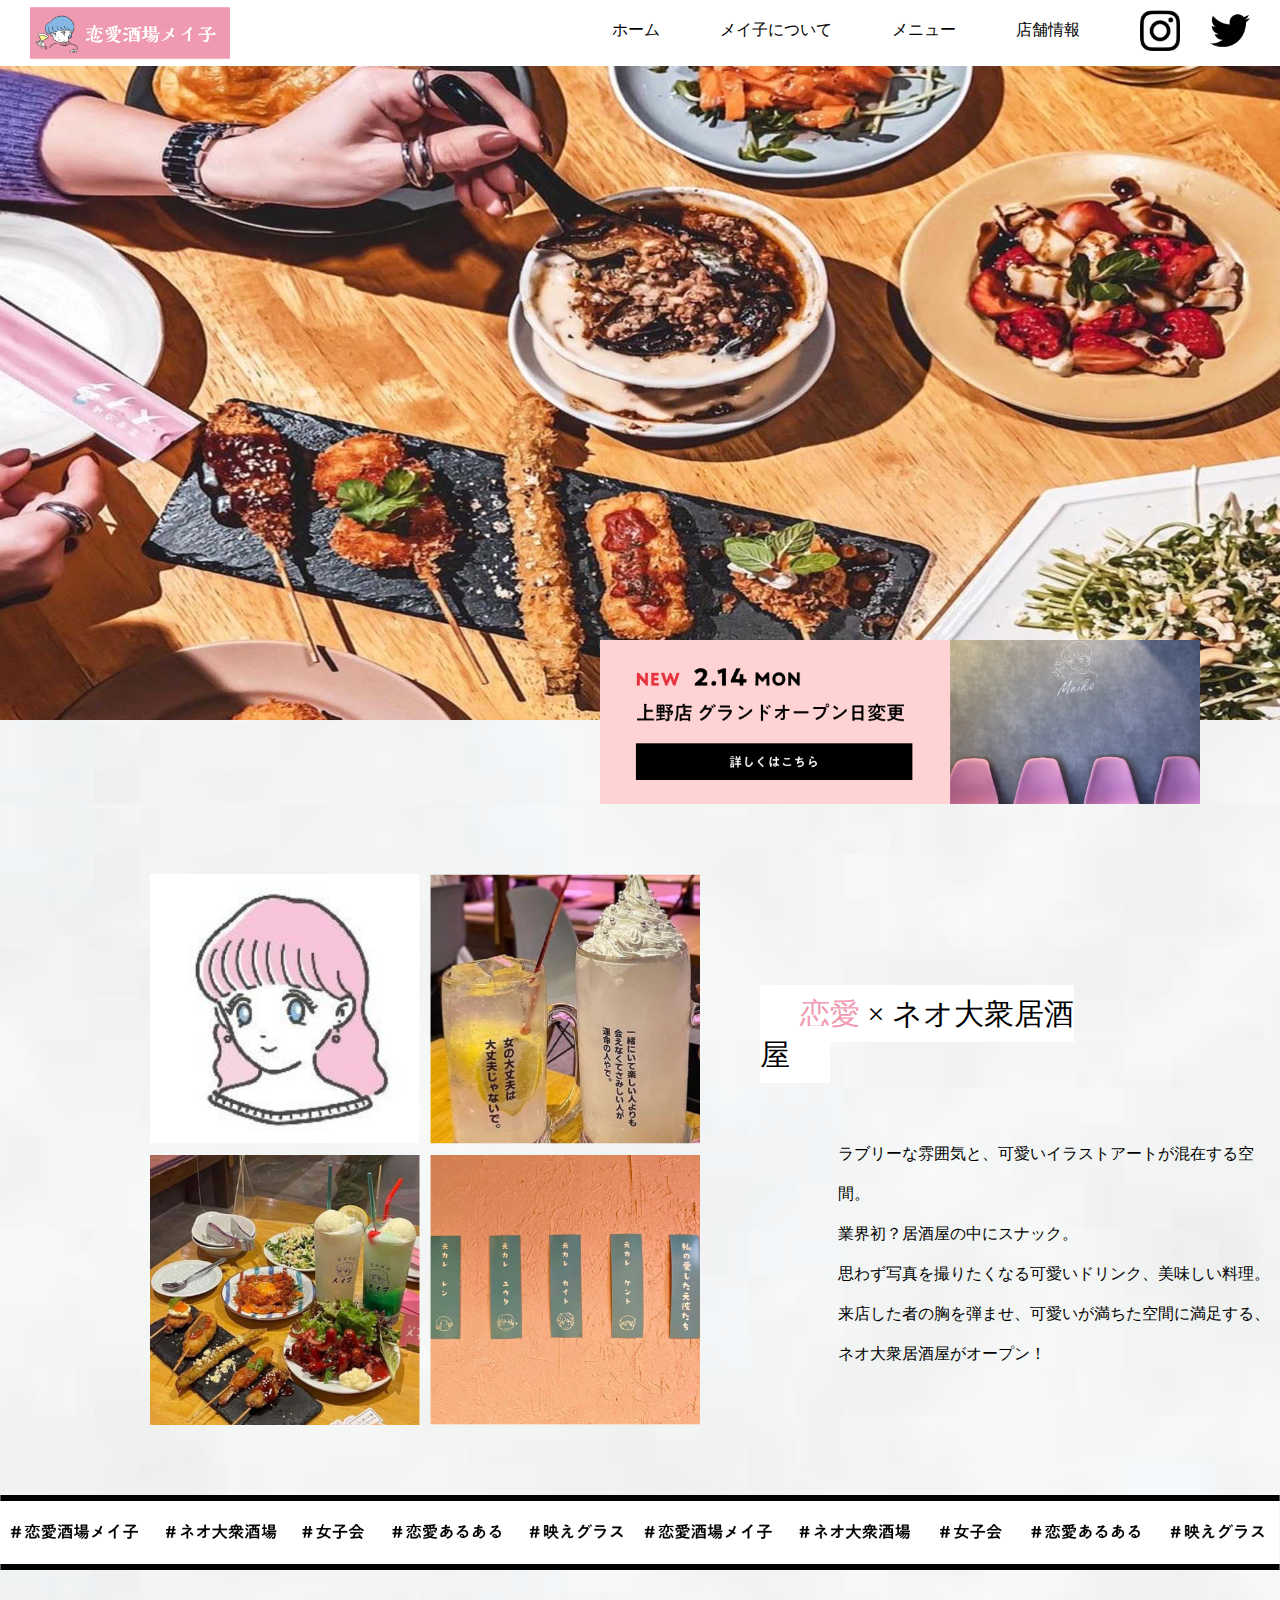
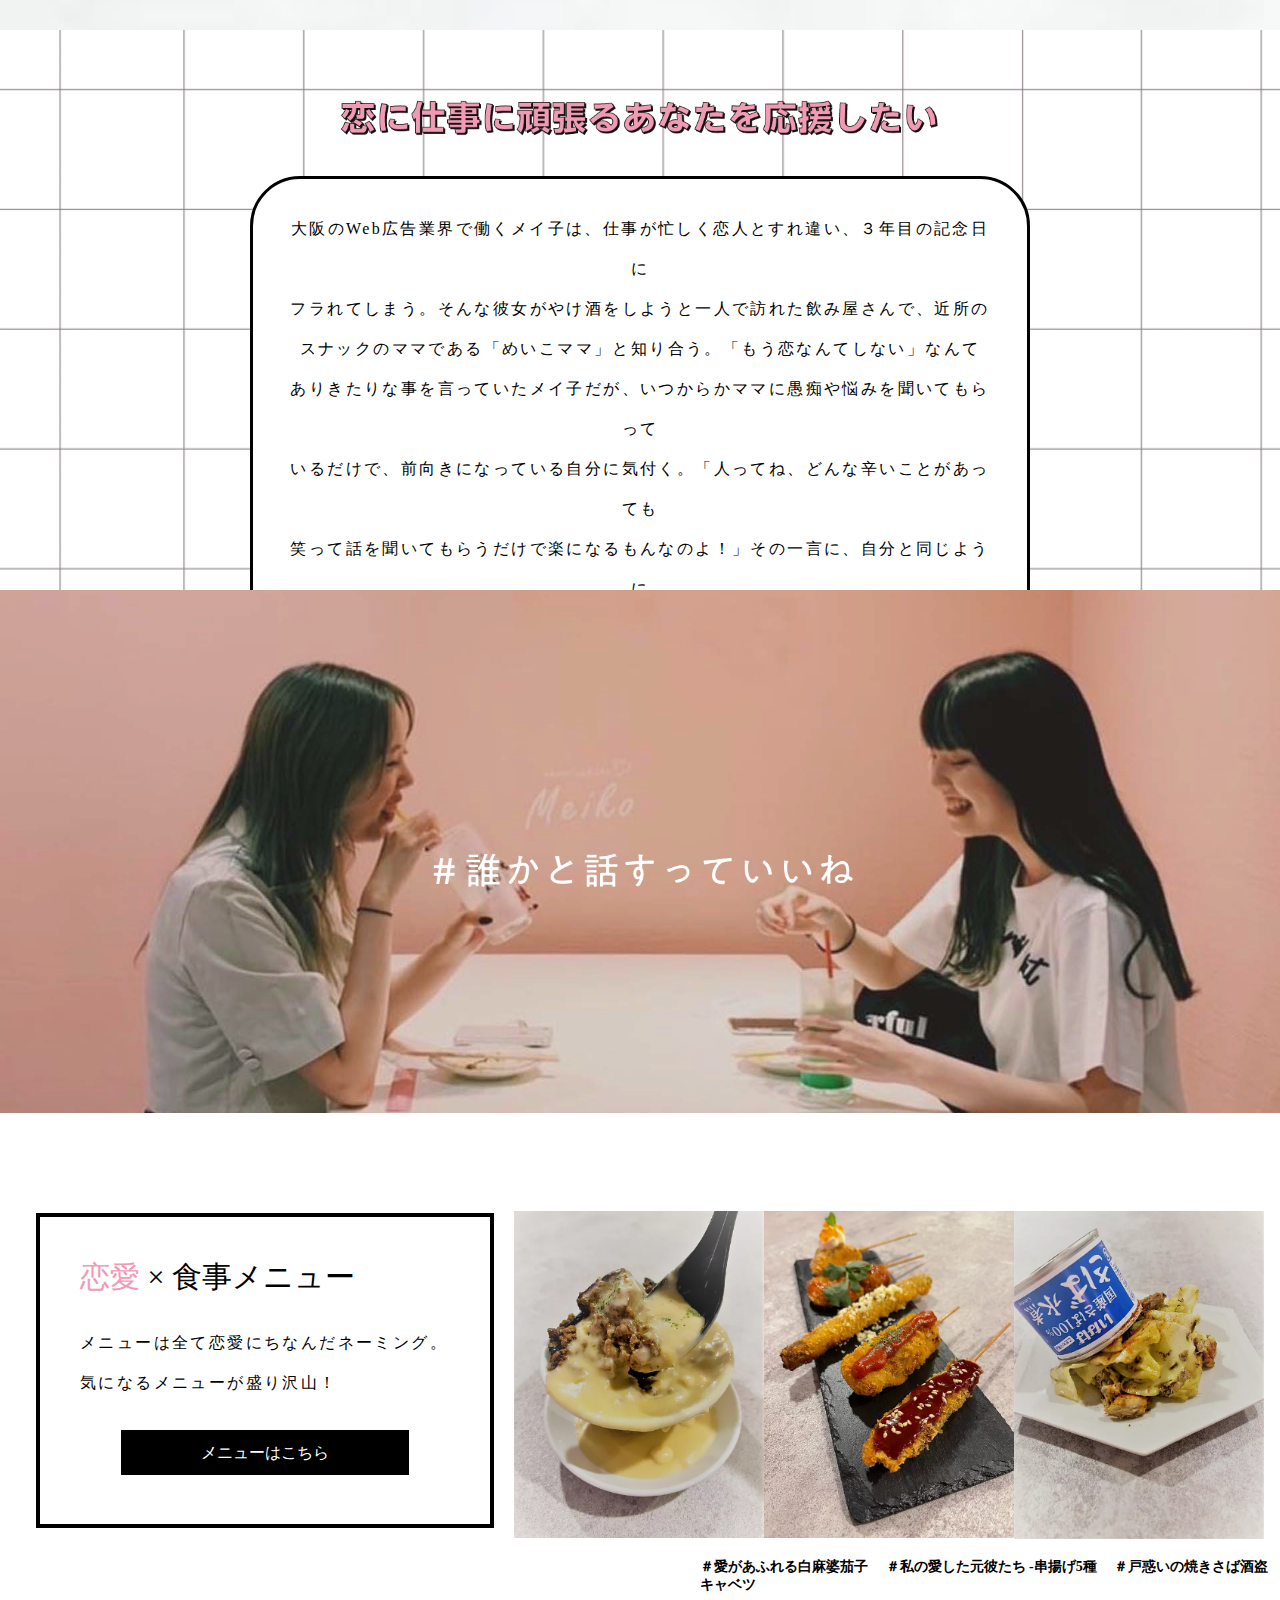
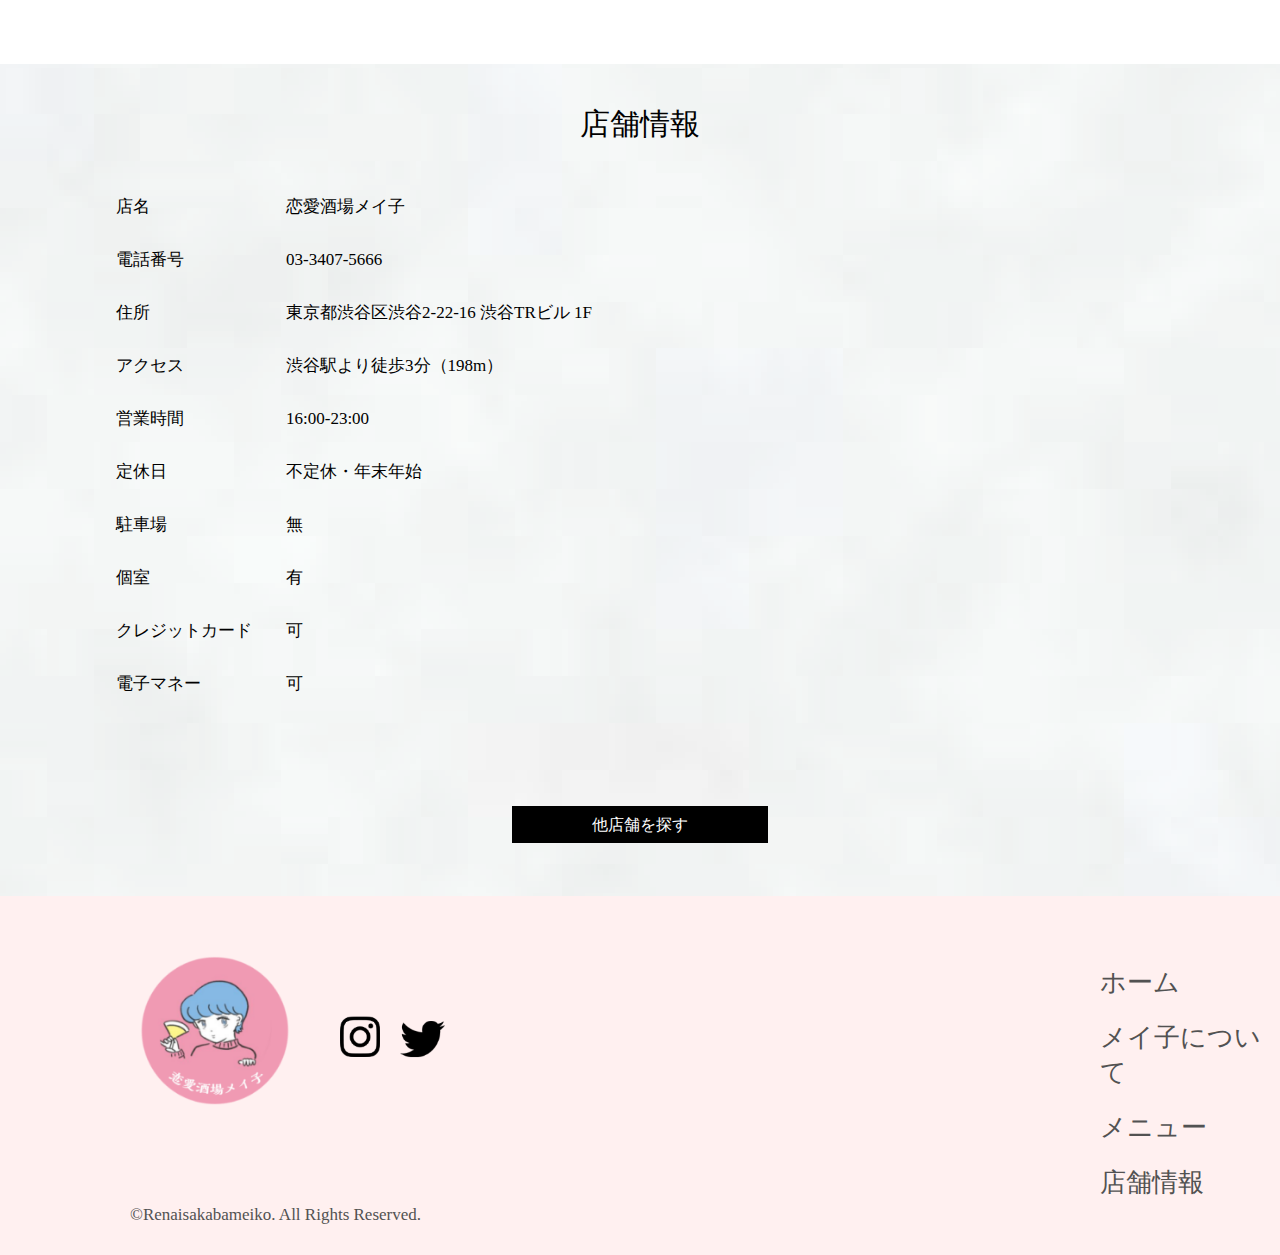
<file: index.html>
<!DOCTYPE html>
<html lang="ja">
<head>
    <meta charset="UTF-8">
    <meta http-equiv="X-UA-Compatible" content="IE=edge">
    <meta name="viewport" content="width=device-width, initial-scale=1.0">
    <link rel="stylesheet" href="style.css">
    <title>meiko</title>
</head>
<body>
    <main>
        <header class="header">
            <a href="#"><h1 class="header_rogo"><img class="rogo" src="images/meikorogo.png" width="667" height="172" alt=""></h1></a>
            <ul class="header_menu">
                <a href="#"><li class="header_list">ホーム</li></a>
                <a href="#abc"><li class="header_list">メイ子について</li></a>
                <a href="#def"><li class="header_list">メニュー</li></a>
                <a href="#ghi"><li class="header_list">店舗情報</li></a> 
                <li class="header_sns"><img src="images/insta.png" width="59" height="60" alt=""></li> 
                <li class="header_sns"><img src="images/twitter.png" width="66" height="67" alt=""></li>
            </ul> 
        </header>
        <h1 class="top_image"><img src="images/top.png" width="1920" height="1080" alt=""></h1>
        <section class="news">
            <img src="images/newsbox.png" width="872" height="238" alt="">
        </section>
        <section class="concept">
            <img id="abc" class="group" src="images/concept.png" width="847" height="849" alt="">
            <h2 class="title"><span class="box"><span class="pin">恋愛</span> × ネオ大衆居酒屋</span></h2>
            <p class="conceptp">ラブリーな雰囲気と、可愛いイラストアートが混在する空間。<br>業界初？居酒屋の中にスナック。
                <br>思わず写真を撮りたくなる可愛いドリンク、美味しい料理。<br>来店した者の胸を弾ませ、可愛いが満ちた空間に満足する、
                <br>ネオ大衆居酒屋がオープン！</p>
        </section>
        <div class="tagu">
        <img class="tagu_image" src="images/tag.png" width="1921" height="112" alt="">
        </div>
        <section class="story">
            <img class="story_image" src="images/story.png" width="880" height="54" alt="">
            <div class="box2">
                <p class="storyp">
                    <span class="about">大阪のWeb広告業界で働くメイ子は、仕事が忙しく恋人とすれ違い、３年目の記念日に<br>フラれてしまう。そんな彼女がやけ酒をしようと一人で訪れた飲み屋さんで、近所の<br>
                スナックのママである「めいこママ」と知り合う。「もう恋なんてしない」なんて<br>ありきたりな事を言っていたメイ子だが、いつからかママに愚痴や悩みを聞いてもらって<br>
                いるだけで、前向きになっている自分に気付く。「人ってね、どんな辛いことがあっても<br>笑って話を聞いてもらうだけで楽になるもんなのよ！」その一言に、自分と同じように<br>
                恋愛に前向きになってもらいたいと思い、「恋バナ」が出来る「恋愛酒場」を作ろうとする。</span>
                </p>
            </div>
        </section>
        <div class="hashtag">
            <img class="hashtag_image" src="images/group7.png" alt="">
        </div>
        <section class="menu">
            <div class="menutag">
        <div class="box3">
            <h2 id="def" class="menutitle"><span class="pink2">恋愛</span> × 食事メニュー</h2>
            <p class="menuabout">メニューは全て恋愛にちなんだネーミング。<br>気になるメニューが盛り沢山！</p>
            <div class="button">
               <a href="index01.html"><p class="next"><span class="tag02">メニューはこちら</span></p></a>
            </div>
        </div>
            <ul class="menuul">
                <li class="menuli"><img src="images/menu01.png" width="331" height="433" alt=""></li>
                <li class="menuli"><img src="images/menu02.png" width="331" height="433" alt=""></li>
                <li class="menuli"><img src="images/menu03.png" width="331" height="433" alt=""></li>
            </ul>
            </div>
            <p id="ghi" class="menu_hashtag">
                ＃愛があふれる白麻婆茄子  　＃私の愛した元彼たち -串揚げ5種  　＃戸惑いの焼きさば酒盗キャベツ 
            </p>
        <section class="shopinfo">
            <h3 class="shop">店舗情報</h3>
            <div class="gogle">
            <div class="shopabaut">
                <p class="shopp">店名　　　　　　　　恋愛酒場メイ子</p>
                <p class="shopp">電話番号　　　　　　03-3407-5666</p>
                <p class="shopp">住所　　　　　　　　東京都渋谷区渋谷2-22-16 渋谷TRビル 1F</p>
                <p class="shopp">アクセス　　　　　　渋谷駅より徒歩3分（198m）</p>
                <p class="shopp">営業時間　　　　　　16:00-23:00</p>
                <p class="shopp">定休日　　　　　　　不定休・年末年始</p>
                <p class="shopp">駐車場　　　　　　　無</p>
                <p class="shopp">個室　　　　　　　　有</p>
                <p class="shopp">クレジットカード　　可</p>
                <p class="shopp">電子マネー　　　　　可</p>
            </div>
            <iframe class="map" src="https://www.google.com/maps/embed?pb=!1m18!1m12!1m3!1d3241.7478188304217!2d139.70145361519994!3d35.658584338821186!2m3!1f0!2f0!3f0!3m2!1i1024!2i768!4f13.1!3m3!1m2!1s0x60188b13ae16a189%3A0x3d137bd1204578e!2z5oGL5oSb6YWS5aC0IOODoeOCpOWtkCDmuIvosLflupc!5e0!3m2!1sja!2sjp!4v1657167159053!5m2!1sja!2sjp" width="800" height="530" style="border:0;" allowfullscreen="" loading="lazy" referrerpolicy="no-referrer-when-downgrade"></iframe>
        </div>
            <p class="shoptag"><span class="othre">他店舗を探す</span></p>
        </section>
            <footer class="footer">
                <ul class="snslink">
                    <a href="#"><li><img class="footer_image" src="images/rogo.png" width="174" height="173" alt=""></li></a>
                    <li class="insta"><img src="images/insta.png" alt=""></li>
                    <li class="twitter"><img src="images/twitter.png" alt=""></li>
                </ul>
                <ul class="footer_box">
                    <a href="#"><li class="footer_menu">ホーム</li></a>
                    <a href="#abc"><li class="footer_menu">メイ子について</li></a>
                    <a href="#def"><li class="footer_menu">メニュー</li></a>
                    <a href="#ghi"><li class="footer_menu">店舗情報</li></a>
                </ul>
                <p class="footer_copyrighy">©Renaisakabameiko. All Rights Reserved.</p>
            </footer>
    </main>
    
</body>
</html>
</file>
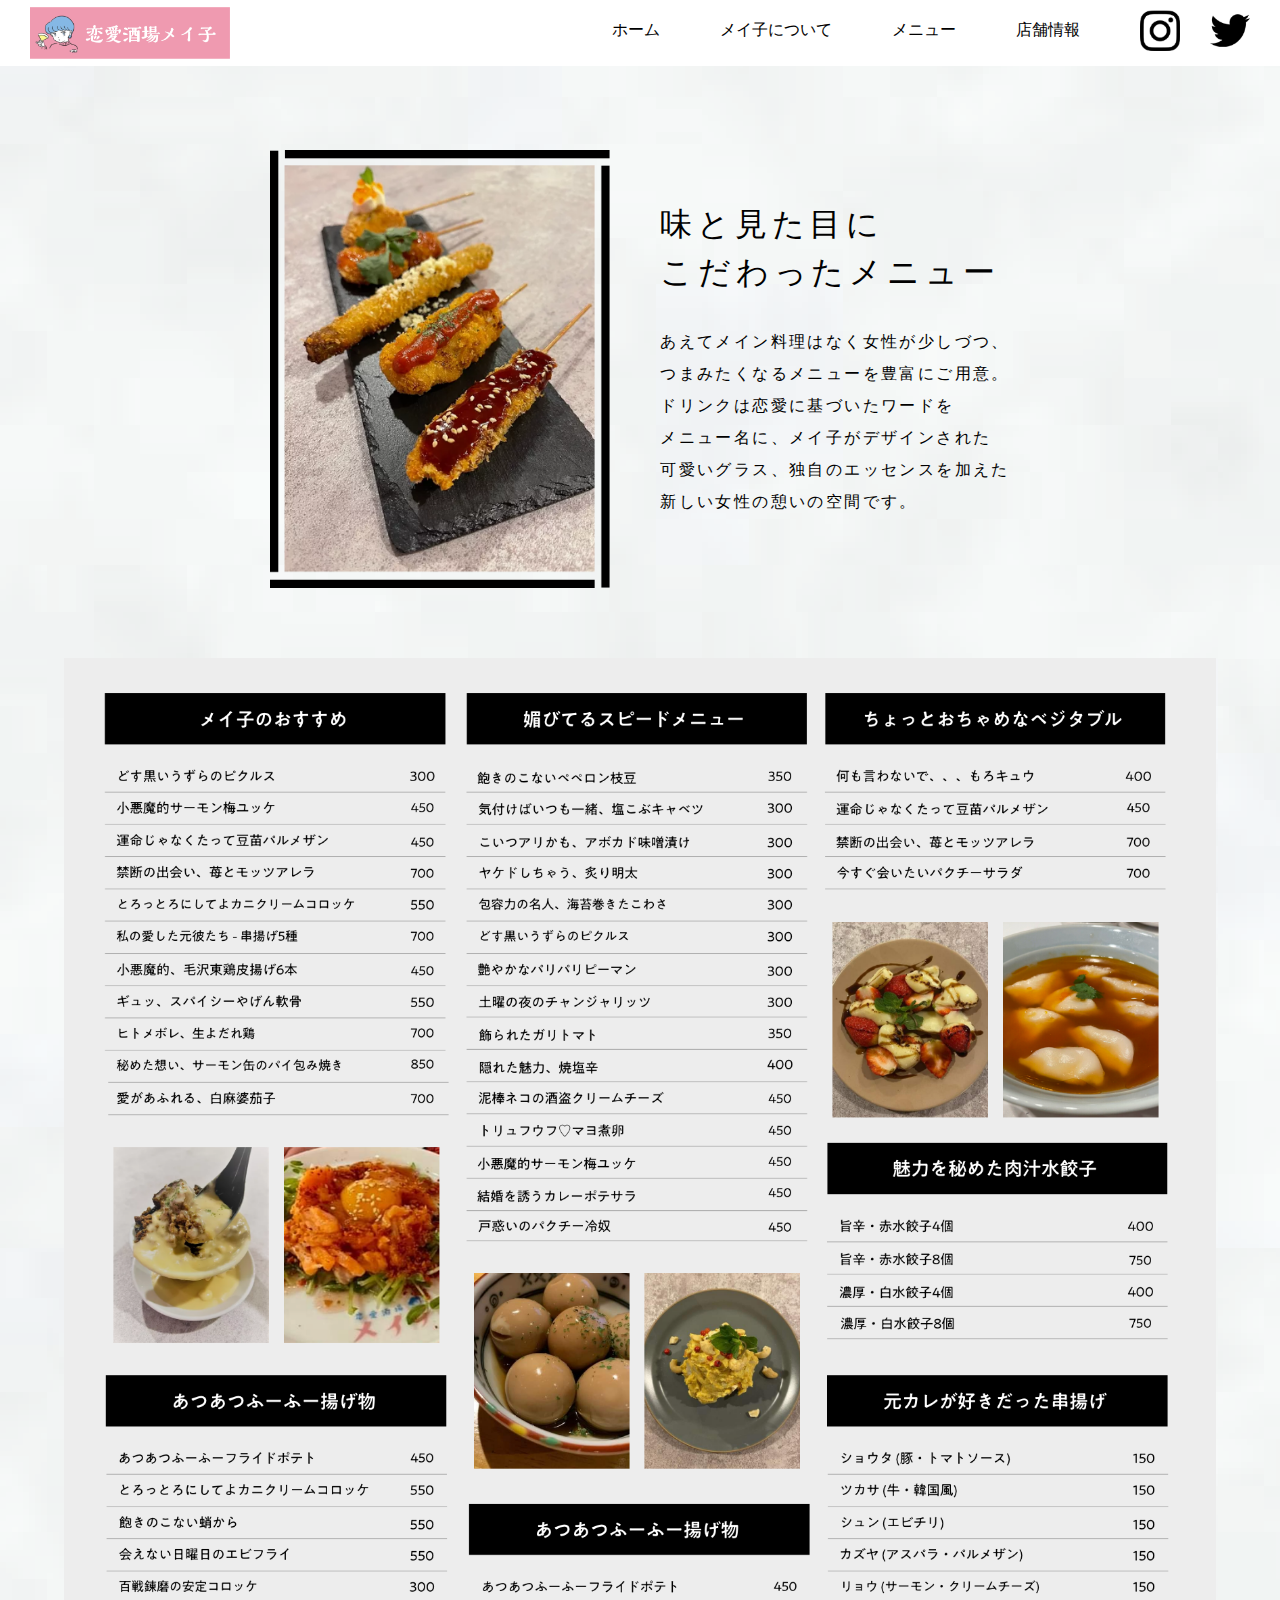
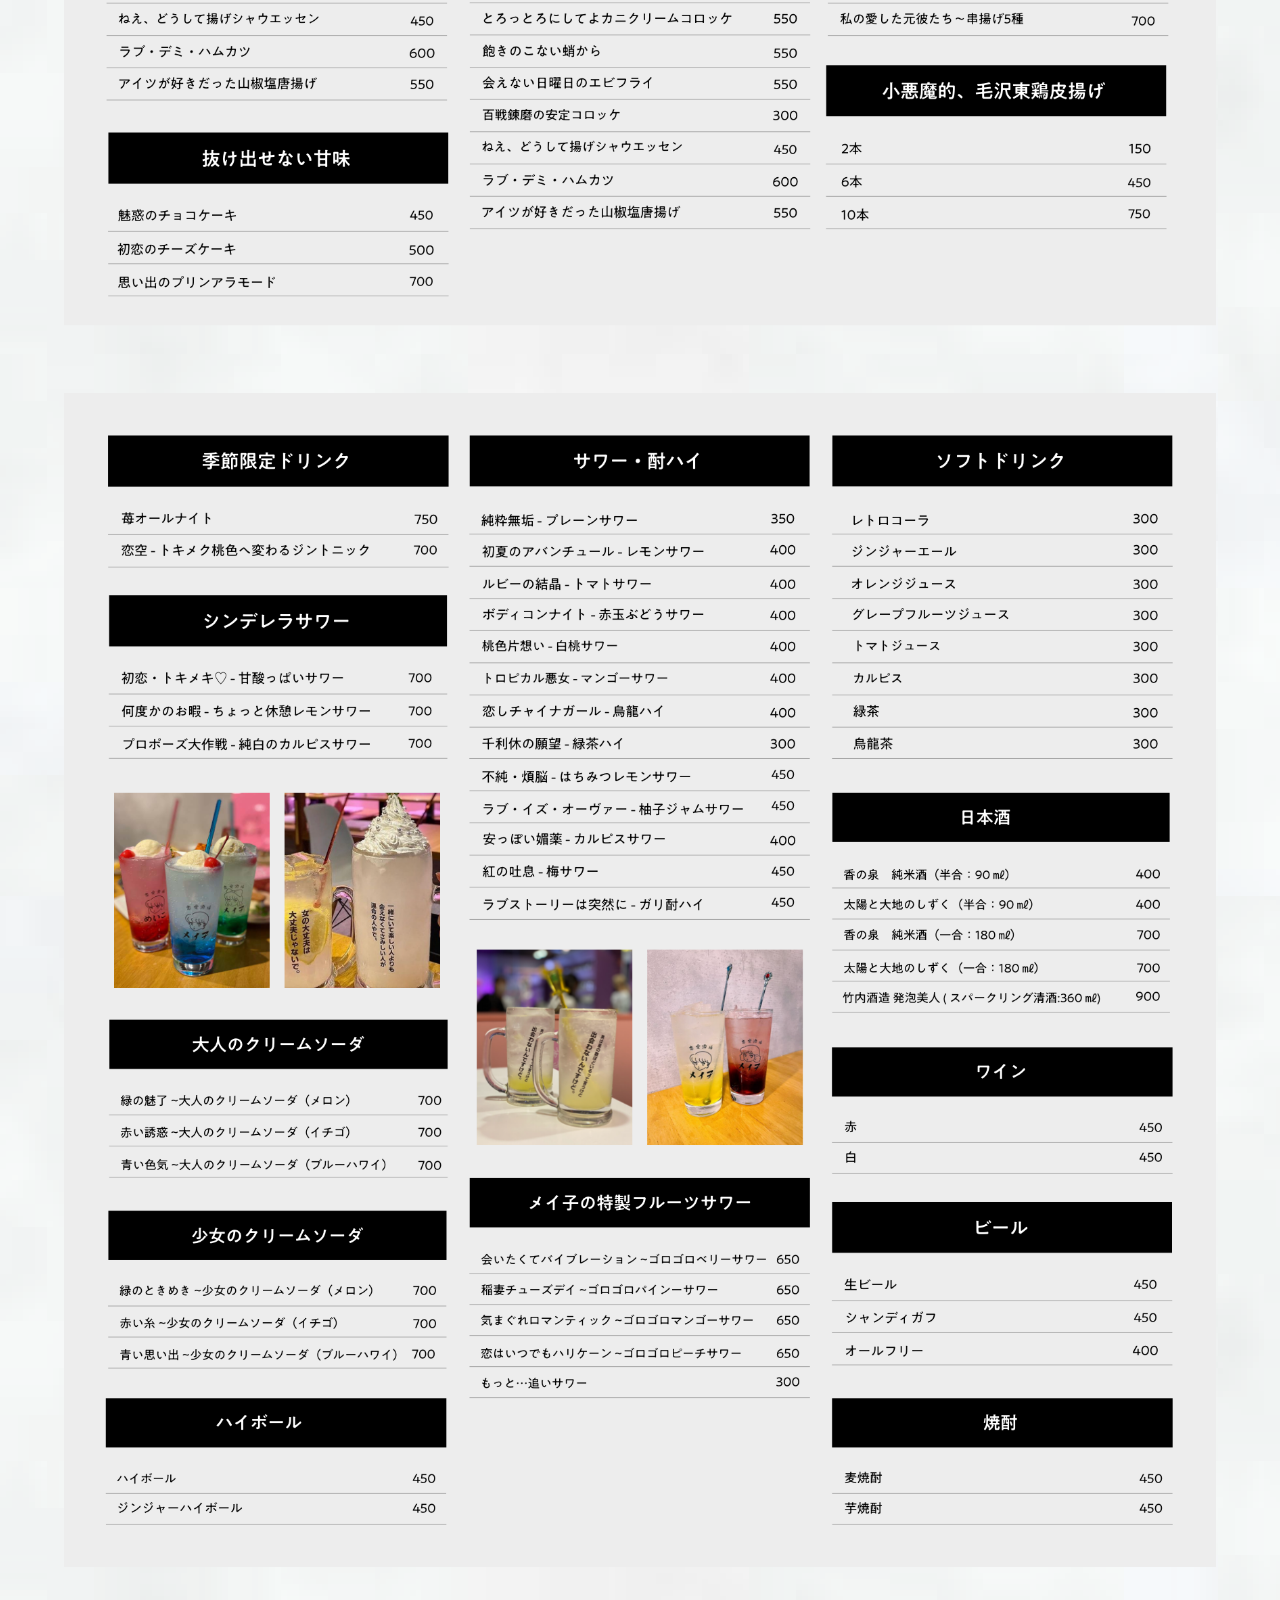
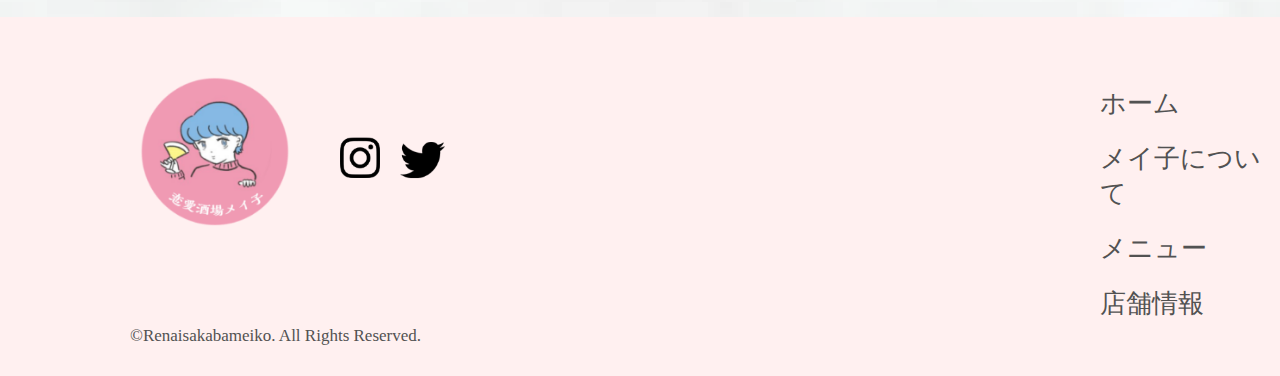
<file: index01.html>
<!DOCTYPE html>
<html lang="ja">
<head>
    <meta charset="UTF-8">
    <meta http-equiv="X-UA-Compatible" content="IE=edge">
    <meta name="viewport" content="width=device-width, initial-scale=1.0">
    <link rel="stylesheet" href="style_01.css">
    <title>meiko</title>
</head>
<body>
    <main>
        <header class="header">
            <a href="#"><h1 class="header_rogo"><img class="rogo" src="images/meikorogo.png" width="667" height="172" alt=""></h1></a>
            <ul class="header_menu">
                <a href="#"><li class="header_list">ホーム</li></a>
                <a href="#abc"><li class="header_list">メイ子について</li></a>
                <a href="#def"><li class="header_list">メニュー</li></a>
                <a href="#ghi"><li class="header_list">店舗情報</li></a> 
                <li class="header_sns"><img src="images/insta.png" width="59" height="60" alt=""></li> 
                <li class="header_sns"><img src="images/twitter.png" width="66" height="67" alt=""></li>
            </ul> 
        </header>
        <section class="concept">
            <div class="conceptmenu">
                <img src="images/kusi.png" width="409" height="527" alt="">
                <div class="title">
            <h2>味と見た目に<br>こだわったメニュー</h2>
            <p>あえてメイン料理はなく女性が少しづつ、<br>つまみたくなるメニューを豊富にご用意。<br>
                ドリンクは恋愛に基づいたワードを<br>メニュー名に、メイ子がデザインされた<br>
                可愛いグラス、独自のエッセンスを加えた<br>新しい女性の憩いの空間です。</p>
            </div>
            </div>
        </section>
        <section class="menulist">
            <img class="menu_01" src="images/menu_01.png" alt="">
            <img class="menu_02" src="images/menu_02.png" alt="">
        </section>
        <footer class="footer">
            <ul class="snslink">
                <a href="index.html"><li><img class="footer_image" src="images/rogo.png" width="174" height="173" alt=""></li></a>
                <li class="insta"><img src="images/insta.png" alt=""></li>
                <li class="twitter"><img src="images/twitter.png" alt=""></li>
            </ul>
            <ul class="footer_box">
                <a href="#"><li class="footer_menu">ホーム</li></a>
                <a href="#abc"><li class="footer_menu">メイ子について</li></a>
                <a href="#def"><li class="footer_menu">メニュー</li></a>
                <a href="#ghi"><li class="footer_menu">店舗情報</li></a>
            </ul>
            <p class="footer_copyrighy">©Renaisakabameiko. All Rights Reserved.</p>
        </footer>
    </main>
    
</body>
</html>
</file>
<file: style.css>
body,h1,h2,h3,p,ul,li{
    margin: 0;
    padding: 0;
}
body{
    max-width: 100%;
}
img{
    width: 100%;
    height: auto;
    vertical-align: bottom;
}
li{
    list-style-type: none;
}
.header{
    width: 100%;
    display: flex;
    background-color: #fff;
    justify-content: space-between;
    position: fixed;
    z-index: 9999;
}
.header_menu{
    display: flex;
    list-style-type: none;
}
.header_rogo{
    margin-top: 7px;
    margin-bottom: 7px;
    margin-left: 30px;
    width: 200px;
}
.header_list{
    margin-right: 60px;
    margin-top: 20px;
    font-size: 16px;
}
.header_sns{
    margin-top: 10px;
    width: 40px;
    padding-right: 30px;
}
.top_image{
    width: 100%;
}
.news img{
    width: 600px;
    margin-left: 600px;
    margin-top: -80px;
}
.news{
    background-image: url(images/t.png);
}
.concept{
    background-image: url(images/t.png);
    display: flex;
}
.title{
    margin-top: 190px;
    font-size: 30px;
    margin-left: 60px;
    font-weight: 400;
}
.box{
    background-color: #fff;
    padding: 12px 40px 12px 40px;
}
.pin{
    color: #F09AB3;

}
.conceptp{
    margin-top: 330px;
    margin-left: -300px;
    line-height: 2.5;
}
.group{
    width: 550px;
    margin-top: 70px;
    margin-bottom: 70px;
    margin-left: 150px;
}
.tagu{
    background-image: url(images/t.png); 
}
.tagu img{
    width: 100%;
    margin-bottom: 60px;
}
.story_image{
    width: 600px;
    margin-top: 70px;
    margin-bottom: 40px;
}
.story{
    text-align: center;
    background-image: url(images/check.png);
    height: 560px;
}
.storyp{
    font-size: 16px;
    line-height: 2.5;
    letter-spacing: 0.15em;
}
.box2{
    padding: 30px;
    margin: 0px 250px 0px 250px;
    background-color: #fff;
    border: solid 3px rgb(0, 0, 0);
    border-radius: 50px;
}
.hashtag_image{
   width: 100%;
}
.menu{
    margin-top: 80px;
}
.menutitle{
    font-size: 30px;
    font-weight: lighter;
}
.pink2{
    color: #F09AB3;
}
.menuabout{
    font-size: 16px;
    margin-top: 25px;
    line-height: 2.5;
    letter-spacing: 0.15em;
}
.next{
    color: rgb(255, 255, 255);
    font-size: 16px;
    margin-top: 40px;
    margin-bottom: 20px;
    text-align: center;
}
.tag02{
    background-color: black;
    padding: 14px 80px 14px 80px;
}
.box3{
    width: 370px;
    padding: 40px;
    margin: 20px 20px;
    background-color: #fff;
    border: solid 4px rgb(0, 0, 0);
}
.menutag{
    display: flex;
    justify-content: center;
}
.menuul{
    display: flex;
}
.menuli{
    width: 250px;
    margin-top: 18px;
}
.menu_hashtag{
    font-size: 14px;
    font-weight: 700;
    margin-top: 10px;
    margin-left: 700px;
}
.shopinfo{
    background-image: url(images/t.png);
}
.shop{
    text-align: center;
    margin-top: 70px;
    margin-bottom: 20px;
    padding-top: 40px;
    font-size: 30px;
    font-weight: lighter;
}
.shopp{
    font-size: 17px;
    margin-top: 30px;
}
.gogle{
    display: flex;
    justify-content: center;
}
.map{
    width: 40%;
    margin-top: 30px;
    margin-left: 60px;
}
.othre{
    background-color: black;
    padding: 10px 80px 10px 80px;
}
.shoptag{
    color: #fff;
    text-align: center;
    margin-top: 90px;
    padding-bottom: 60px;
}
.snslink{
    display: flex;
}
.insta{
    width: 40px;
    margin-top: 120px;
    margin-left: 50px;
}
.twitter{
    width: 45px;
    margin-top: 120px;
    margin-left: 20px;
}

.footer_image{
    width: 150px;
    margin-left: 140px;
    margin-top: 60px;
}
.footer_box{
    margin-left: 1100px;
    list-style-type: none;
    margin-top: -160px;
}
.footer_menu{
    font-size: 26px;
    color: #525252;
    font-weight: 300;
    margin-top: 20px;
}
.footer{
    background-color: #FFF0F0;
}
.footer_copyrighy{
    margin-top: 5px;
    margin-left: 130px;
    color: #525252;
    font-weight: 300;
    font-size: 17px;
    padding-bottom: 30px;
}
a{
    text-decoration: none;
    color: black;
}
</file>
<file: style_01.css>
body,h1,h2,h3,p,ul,li{
    margin: 0;
    padding: 0;
}
body{
    max-width: 100%;
}
img{
    width: 100%;
    height: auto;
    vertical-align: bottom;
}
li{
    list-style-type: none;
}
.header{
    width: 100%;
    display: flex;
    background-color: #fff;
    justify-content: space-between;
    position: fixed;
    z-index: 9999;
}
.header_menu{
    display: flex;
    list-style-type: none;
}
.header_rogo{
    margin-top: 7px;
    margin-bottom: 7px;
    margin-left: 30px;
    width: 200px;
}
.header_list{
    margin-right: 60px;
    margin-top: 20px;
    font-size: 16px;
}
.header_sns{
    margin-top: 10px;
    width: 40px;
    padding-right: 30px;
}
a{
    text-decoration: none;
    color: black;
}
body{
    background-image: url(images/t.png);
}
.concept{
    padding-top: 150px;
}
.conceptmenu{
    display: flex;
    justify-content: center;
}
.conceptmenu img{
    width: 340px;
}
.title h2{
    font-size: 32px;
    font-weight: lighter;
    line-height: 1.5;
    letter-spacing: 0.15em;
}
.title p{
    font-size: 16px;
    line-height: 2;
    letter-spacing: 0.15em;
    margin-top: 30px;
}
.title{
    margin-left: 50px;
    margin-top: 50px;
}

.menulist{
    text-align: center;
}
.menu_01{
    width: 90%;
    height: 90%;
    margin-top: 70px;
}
.menu_02{
    width: 90%;
    height: 90%;
    margin-bottom: 50px;
}
.snslink{
    display: flex;
}
.insta{
    width: 40px;
    margin-top: 120px;
    margin-left: 50px;
}
.twitter{
    width: 45px;
    margin-top: 120px;
    margin-left: 20px;
}

.footer_image{
    width: 150px;
    margin-left: 140px;
    margin-top: 60px;
}
.footer_box{
    margin-left: 1100px;
    list-style-type: none;
    margin-top: -160px;
}
.footer_menu{
    font-size: 26px;
    color: #525252;
    font-weight: 300;
    margin-top: 20px;
}
.footer{
    background-color: #FFF0F0;
}
.footer_copyrighy{
    margin-top: 5px;
    margin-left: 130px;
    color: #525252;
    font-weight: 300;
    font-size: 17px;
    padding-bottom: 30px;
}
</file>
